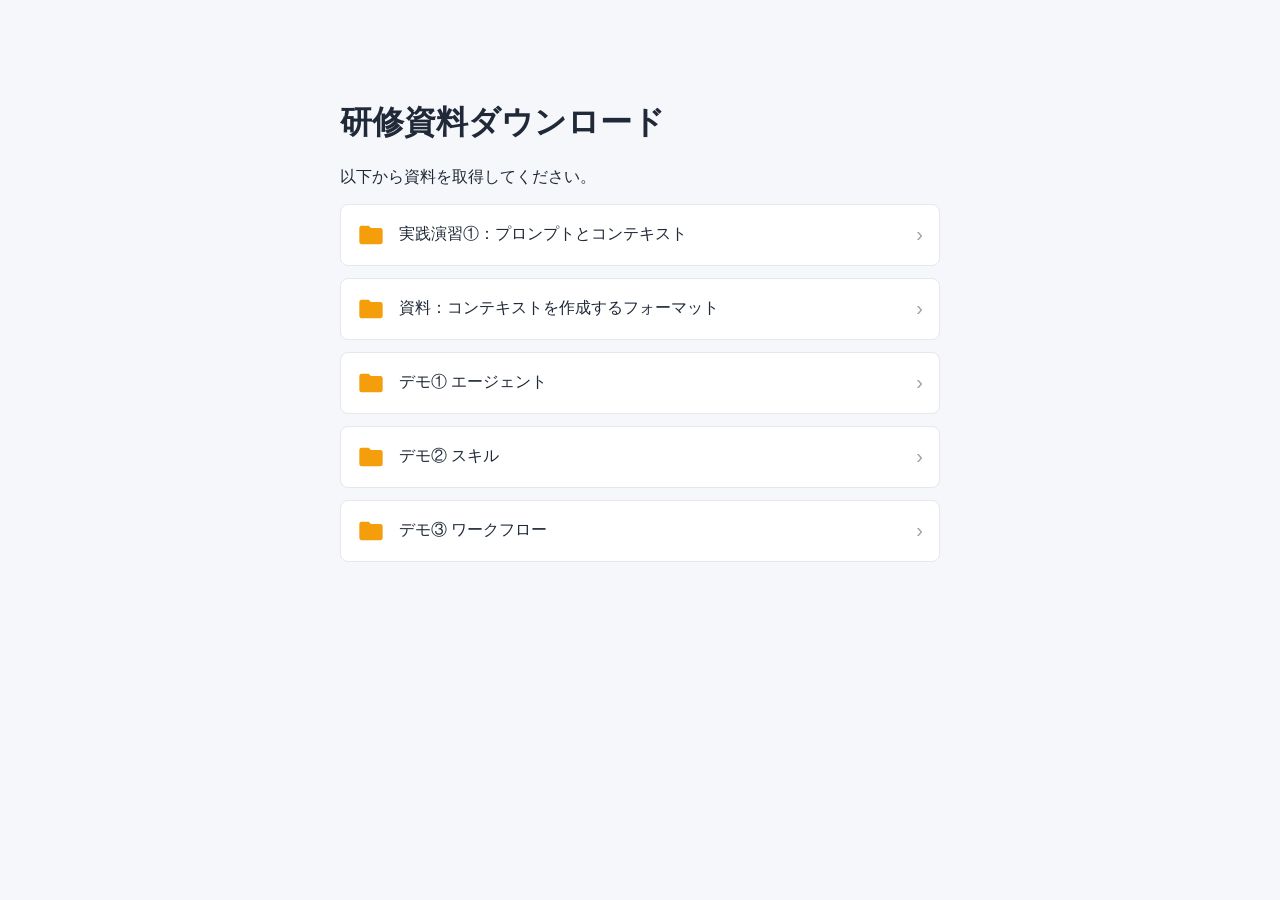
<file: index.html>
<!DOCTYPE html>
<html lang="ja">
<head>
  <meta charset="UTF-8">
  <meta name="viewport" content="width=device-width, initial-scale=1">
  <title>研修資料ダウンロード</title>
  <link rel="stylesheet" href="style.css">
</head>
<body>
  <h1>研修資料ダウンロード</h1>
  <p>以下から資料を取得してください。</p>

  <a class="folder" href="pages/practice1-prompt-context.html">
    <svg class="icon" viewBox="0 0 24 24" fill="currentColor" aria-hidden="true"><path d="M10 4H4a2 2 0 0 0-2 2v12a2 2 0 0 0 2 2h16a2 2 0 0 0 2-2V8a2 2 0 0 0-2-2h-8l-2-2z"/></svg>
    <span class="label">実践演習①：プロンプトとコンテキスト</span>
    <span class="chevron">›</span>
  </a>

  <a class="folder" href="pages/context-format.html">
    <svg class="icon" viewBox="0 0 24 24" fill="currentColor" aria-hidden="true"><path d="M10 4H4a2 2 0 0 0-2 2v12a2 2 0 0 0 2 2h16a2 2 0 0 0 2-2V8a2 2 0 0 0-2-2h-8l-2-2z"/></svg>
    <span class="label">資料：コンテキストを作成するフォーマット</span>
    <span class="chevron">›</span>
  </a>

  <a class="folder" href="pages/demo1-agent.html">
    <svg class="icon" viewBox="0 0 24 24" fill="currentColor" aria-hidden="true"><path d="M10 4H4a2 2 0 0 0-2 2v12a2 2 0 0 0 2 2h16a2 2 0 0 0 2-2V8a2 2 0 0 0-2-2h-8l-2-2z"/></svg>
    <span class="label">デモ① エージェント</span>
    <span class="chevron">›</span>
  </a>

  <a class="folder" href="pages/demo2-skill.html">
    <svg class="icon" viewBox="0 0 24 24" fill="currentColor" aria-hidden="true"><path d="M10 4H4a2 2 0 0 0-2 2v12a2 2 0 0 0 2 2h16a2 2 0 0 0 2-2V8a2 2 0 0 0-2-2h-8l-2-2z"/></svg>
    <span class="label">デモ② スキル</span>
    <span class="chevron">›</span>
  </a>

  <a class="folder" href="pages/demo3-workflow.html">
    <svg class="icon" viewBox="0 0 24 24" fill="currentColor" aria-hidden="true"><path d="M10 4H4a2 2 0 0 0-2 2v12a2 2 0 0 0 2 2h16a2 2 0 0 0 2-2V8a2 2 0 0 0-2-2h-8l-2-2z"/></svg>
    <span class="label">デモ③ ワークフロー</span>
    <span class="chevron">›</span>
  </a>

</body>
</html>
</file>
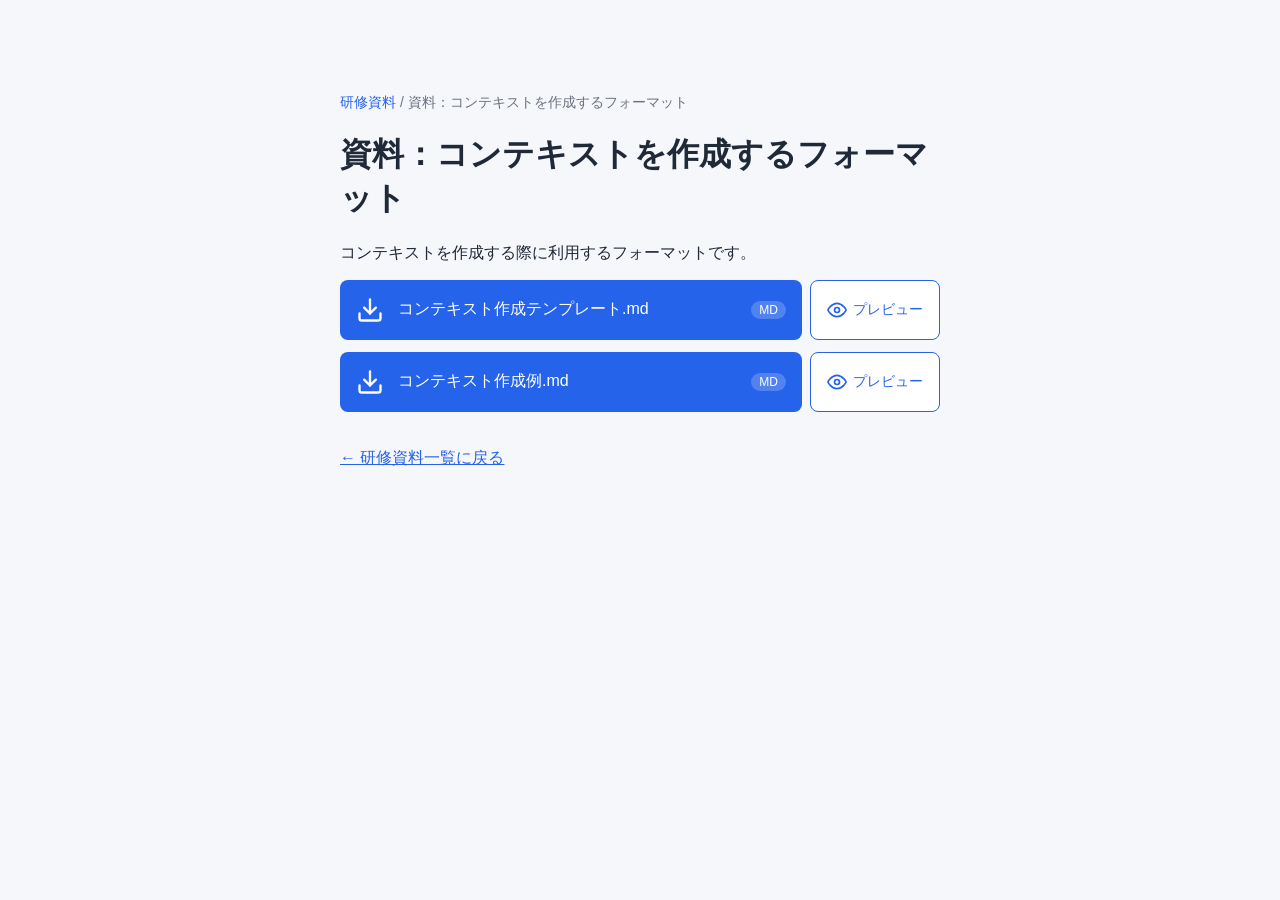
<file: pages/context-format.html>
<!DOCTYPE html>
<html lang="ja">
<head>
  <meta charset="UTF-8">
  <meta name="viewport" content="width=device-width, initial-scale=1">
  <title>資料：コンテキストを作成するフォーマット</title>
  <link rel="stylesheet" href="../style.css">
</head>
<body>
  <p class="breadcrumb"><a href="../index.html">研修資料</a> / 資料：コンテキストを作成するフォーマット</p>
  <h1>資料：コンテキストを作成するフォーマット</h1>
  <p>コンテキストを作成する際に利用するフォーマットです。</p>

  <div class="file">
    <a class="download" href="../files/context-format/%E3%82%B3%E3%83%B3%E3%83%86%E3%82%AD%E3%82%B9%E3%83%88%E4%BD%9C%E6%88%90%E3%83%86%E3%83%B3%E3%83%95%E3%82%9A%E3%83%AC%E3%83%BC%E3%83%88.md" download>
      <svg class="icon" viewBox="0 0 24 24" fill="none" stroke="currentColor" stroke-width="2" stroke-linecap="round" stroke-linejoin="round" aria-hidden="true"><path d="M21 15v4a2 2 0 0 1-2 2H5a2 2 0 0 1-2-2v-4"/><polyline points="7 10 12 15 17 10"/><line x1="12" y1="15" x2="12" y2="3"/></svg>
      <span class="label">コンテキスト作成テンプレート.md</span>
      <span class="ext">MD</span>
    </a>
    <button type="button" class="preview" data-src="../files/context-format/%E3%82%B3%E3%83%B3%E3%83%86%E3%82%AD%E3%82%B9%E3%83%88%E4%BD%9C%E6%88%90%E3%83%86%E3%83%B3%E3%83%95%E3%82%9A%E3%83%AC%E3%83%BC%E3%83%88.md" data-name="コンテキスト作成テンプレート.md">
      <svg class="icon" viewBox="0 0 24 24" fill="none" stroke="currentColor" stroke-width="2" stroke-linecap="round" stroke-linejoin="round" aria-hidden="true"><path d="M1 12s4-8 11-8 11 8 11 8-4 8-11 8-11-8-11-8z"/><circle cx="12" cy="12" r="3"/></svg>
      プレビュー
    </button>
  </div>

  <div class="file">
    <a class="download" href="../files/context-format/%E3%82%B3%E3%83%B3%E3%83%86%E3%82%AD%E3%82%B9%E3%83%88%E4%BD%9C%E6%88%90%E4%BE%8B.md" download>
      <svg class="icon" viewBox="0 0 24 24" fill="none" stroke="currentColor" stroke-width="2" stroke-linecap="round" stroke-linejoin="round" aria-hidden="true"><path d="M21 15v4a2 2 0 0 1-2 2H5a2 2 0 0 1-2-2v-4"/><polyline points="7 10 12 15 17 10"/><line x1="12" y1="15" x2="12" y2="3"/></svg>
      <span class="label">コンテキスト作成例.md</span>
      <span class="ext">MD</span>
    </a>
    <button type="button" class="preview" data-src="../files/context-format/%E3%82%B3%E3%83%B3%E3%83%86%E3%82%AD%E3%82%B9%E3%83%88%E4%BD%9C%E6%88%90%E4%BE%8B.md" data-name="コンテキスト作成例.md">
      <svg class="icon" viewBox="0 0 24 24" fill="none" stroke="currentColor" stroke-width="2" stroke-linecap="round" stroke-linejoin="round" aria-hidden="true"><path d="M1 12s4-8 11-8 11 8 11 8-4 8-11 8-11-8-11-8z"/><circle cx="12" cy="12" r="3"/></svg>
      プレビュー
    </button>
  </div>

  <a class="back" href="../index.html">← 研修資料一覧に戻る</a>
  <script src="../vendor/marked.min.js"></script>
  <script src="../vendor/purify.min.js"></script>
  <script src="../preview.js"></script>
</body>
</html>
</file>
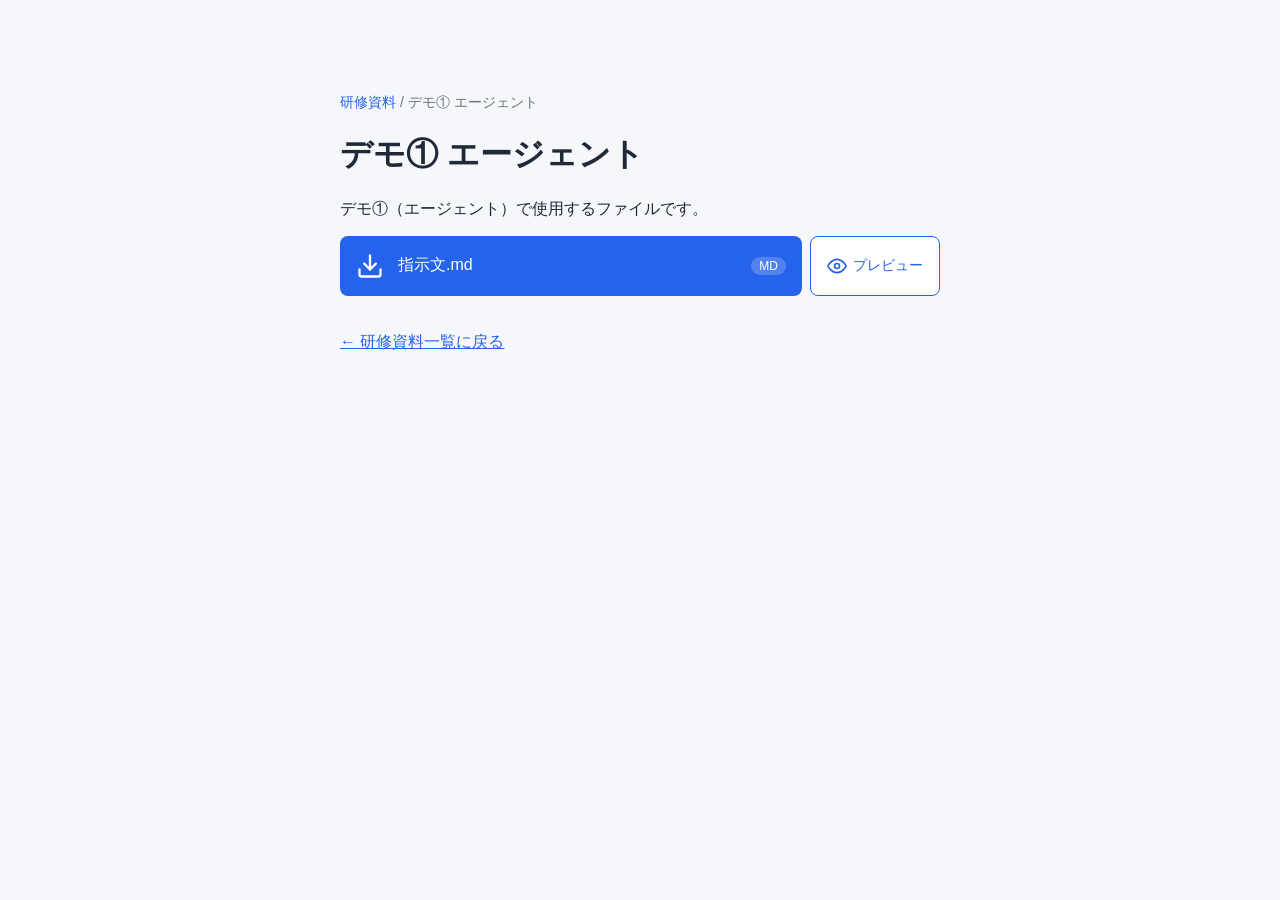
<file: pages/demo1-agent.html>
<!DOCTYPE html>
<html lang="ja">
<head>
  <meta charset="UTF-8">
  <meta name="viewport" content="width=device-width, initial-scale=1">
  <title>デモ① エージェント</title>
  <link rel="stylesheet" href="../style.css">
</head>
<body>
  <p class="breadcrumb"><a href="../index.html">研修資料</a> / デモ① エージェント</p>
  <h1>デモ① エージェント</h1>
  <p>デモ①（エージェント）で使用するファイルです。</p>

  <div class="file">
    <a class="download" href="../files/demo1-agent/%E6%8C%87%E7%A4%BA%E6%96%87.md" download>
      <svg class="icon" viewBox="0 0 24 24" fill="none" stroke="currentColor" stroke-width="2" stroke-linecap="round" stroke-linejoin="round" aria-hidden="true"><path d="M21 15v4a2 2 0 0 1-2 2H5a2 2 0 0 1-2-2v-4"/><polyline points="7 10 12 15 17 10"/><line x1="12" y1="15" x2="12" y2="3"/></svg>
      <span class="label">指示文.md</span>
      <span class="ext">MD</span>
    </a>
    <button type="button" class="preview" data-src="../files/demo1-agent/%E6%8C%87%E7%A4%BA%E6%96%87.md" data-name="指示文.md">
      <svg class="icon" viewBox="0 0 24 24" fill="none" stroke="currentColor" stroke-width="2" stroke-linecap="round" stroke-linejoin="round" aria-hidden="true"><path d="M1 12s4-8 11-8 11 8 11 8-4 8-11 8-11-8-11-8z"/><circle cx="12" cy="12" r="3"/></svg>
      プレビュー
    </button>
  </div>

  <a class="back" href="../index.html">← 研修資料一覧に戻る</a>
  <script src="../vendor/marked.min.js"></script>
  <script src="../vendor/purify.min.js"></script>
  <script src="../preview.js"></script>
</body>
</html>
</file>
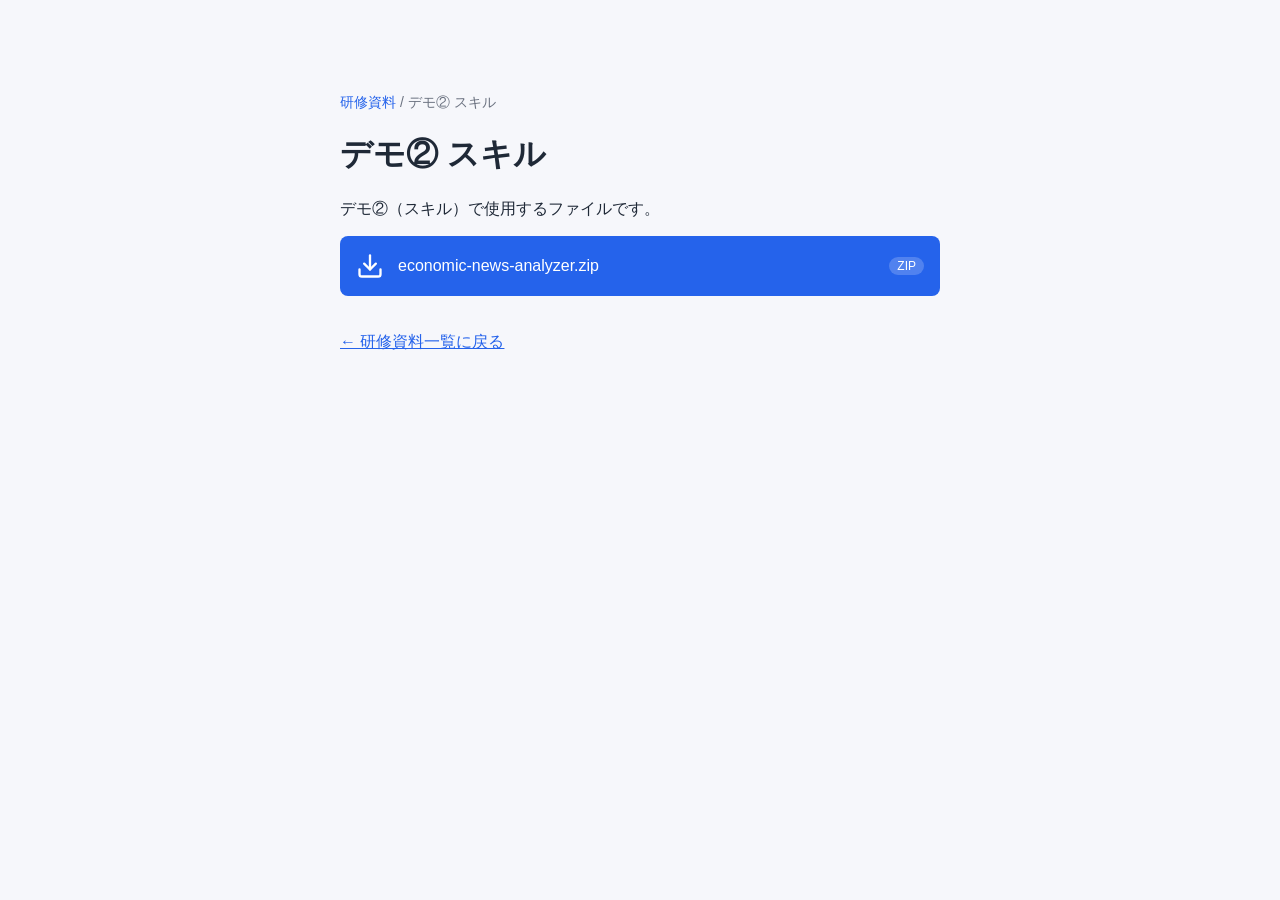
<file: pages/demo2-skill.html>
<!DOCTYPE html>
<html lang="ja">
<head>
  <meta charset="UTF-8">
  <meta name="viewport" content="width=device-width, initial-scale=1">
  <title>デモ② スキル</title>
  <link rel="stylesheet" href="../style.css">
</head>
<body>
  <p class="breadcrumb"><a href="../index.html">研修資料</a> / デモ② スキル</p>
  <h1>デモ② スキル</h1>
  <p>デモ②（スキル）で使用するファイルです。</p>

  <div class="file">
    <a class="download" href="../files/demo2-skill/economic-news-analyzer.zip" download>
      <svg class="icon" viewBox="0 0 24 24" fill="none" stroke="currentColor" stroke-width="2" stroke-linecap="round" stroke-linejoin="round" aria-hidden="true"><path d="M21 15v4a2 2 0 0 1-2 2H5a2 2 0 0 1-2-2v-4"/><polyline points="7 10 12 15 17 10"/><line x1="12" y1="15" x2="12" y2="3"/></svg>
      <span class="label">economic-news-analyzer.zip</span>
      <span class="ext">ZIP</span>
    </a>
  </div>

  <a class="back" href="../index.html">← 研修資料一覧に戻る</a>
</body>
</html>
</file>
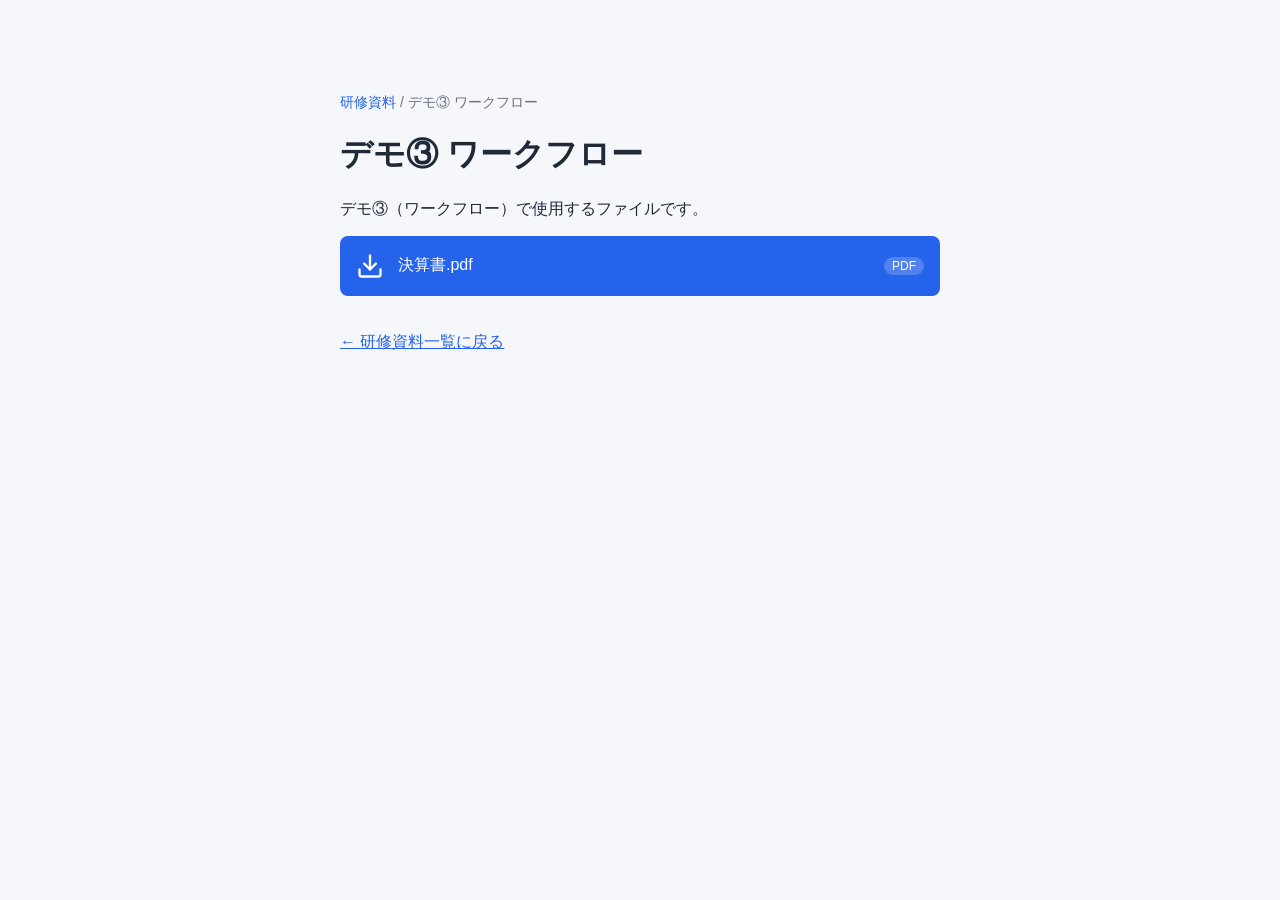
<file: pages/demo3-workflow.html>
<!DOCTYPE html>
<html lang="ja">
<head>
  <meta charset="UTF-8">
  <meta name="viewport" content="width=device-width, initial-scale=1">
  <title>デモ③ ワークフロー</title>
  <link rel="stylesheet" href="../style.css">
</head>
<body>
  <p class="breadcrumb"><a href="../index.html">研修資料</a> / デモ③ ワークフロー</p>
  <h1>デモ③ ワークフロー</h1>
  <p>デモ③（ワークフロー）で使用するファイルです。</p>

  <div class="file">
    <a class="download" href="../files/demo3-workflow/%E6%B1%BA%E7%AE%97%E6%9B%B8.pdf" download>
      <svg class="icon" viewBox="0 0 24 24" fill="none" stroke="currentColor" stroke-width="2" stroke-linecap="round" stroke-linejoin="round" aria-hidden="true"><path d="M21 15v4a2 2 0 0 1-2 2H5a2 2 0 0 1-2-2v-4"/><polyline points="7 10 12 15 17 10"/><line x1="12" y1="15" x2="12" y2="3"/></svg>
      <span class="label">決算書.pdf</span>
      <span class="ext">PDF</span>
    </a>
  </div>

  <a class="back" href="../index.html">← 研修資料一覧に戻る</a>
</body>
</html>
</file>
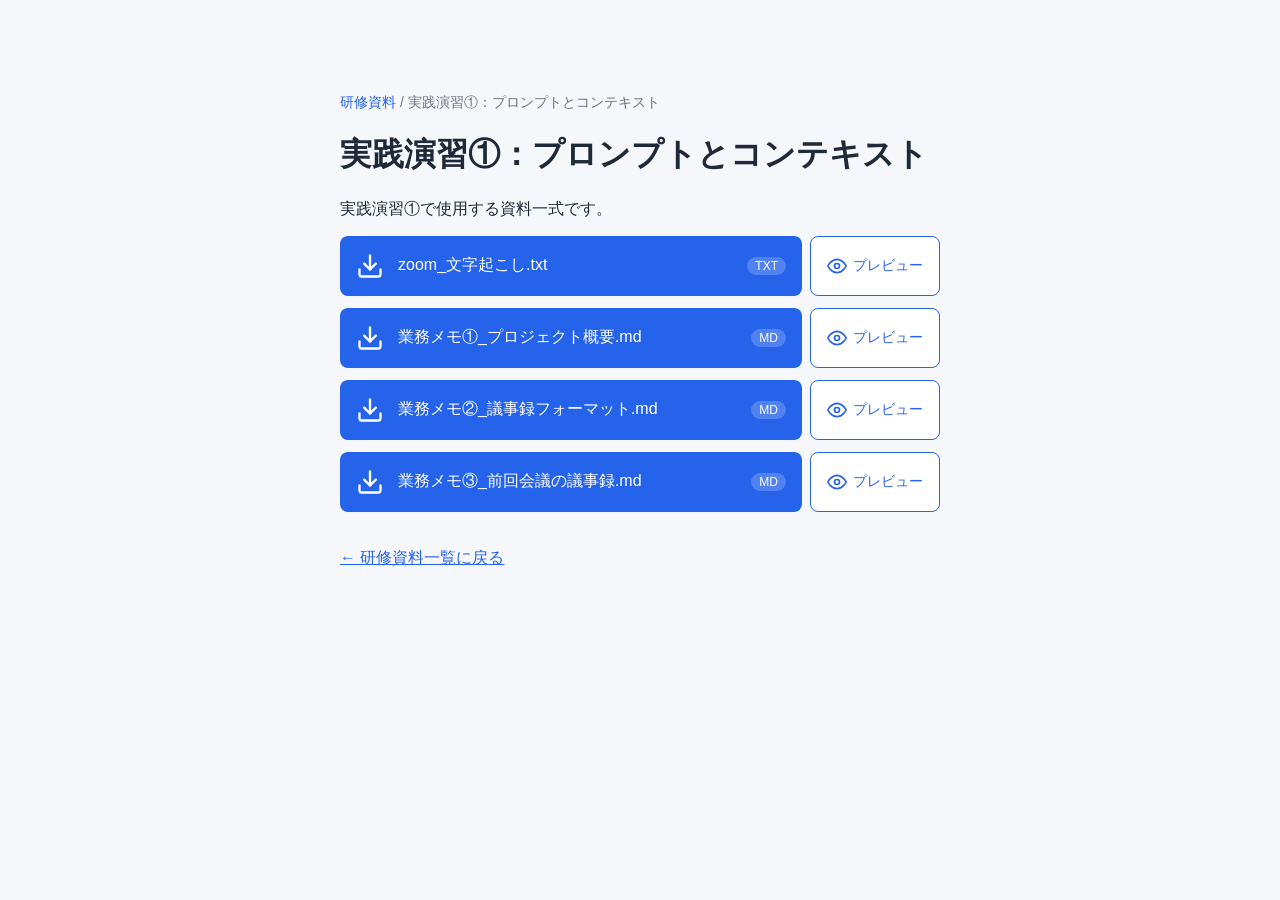
<file: pages/practice1-prompt-context.html>
<!DOCTYPE html>
<html lang="ja">
<head>
  <meta charset="UTF-8">
  <meta name="viewport" content="width=device-width, initial-scale=1">
  <title>実践演習①：プロンプトとコンテキスト</title>
  <link rel="stylesheet" href="../style.css">
</head>
<body>
  <p class="breadcrumb"><a href="../index.html">研修資料</a> / 実践演習①：プロンプトとコンテキスト</p>
  <h1>実践演習①：プロンプトとコンテキスト</h1>
  <p>実践演習①で使用する資料一式です。</p>

  <div class="file">
    <a class="download" href="../files/practice1-prompt-context/zoom_%E6%96%87%E5%AD%97%E8%B5%B7%E3%81%93%E3%81%97.txt" download>
      <svg class="icon" viewBox="0 0 24 24" fill="none" stroke="currentColor" stroke-width="2" stroke-linecap="round" stroke-linejoin="round" aria-hidden="true"><path d="M21 15v4a2 2 0 0 1-2 2H5a2 2 0 0 1-2-2v-4"/><polyline points="7 10 12 15 17 10"/><line x1="12" y1="15" x2="12" y2="3"/></svg>
      <span class="label">zoom_文字起こし.txt</span>
      <span class="ext">TXT</span>
    </a>
    <button type="button" class="preview" data-src="../files/practice1-prompt-context/zoom_%E6%96%87%E5%AD%97%E8%B5%B7%E3%81%93%E3%81%97.txt" data-name="zoom_文字起こし.txt">
      <svg class="icon" viewBox="0 0 24 24" fill="none" stroke="currentColor" stroke-width="2" stroke-linecap="round" stroke-linejoin="round" aria-hidden="true"><path d="M1 12s4-8 11-8 11 8 11 8-4 8-11 8-11-8-11-8z"/><circle cx="12" cy="12" r="3"/></svg>
      プレビュー
    </button>
  </div>

  <div class="file">
    <a class="download" href="../files/practice1-prompt-context/%E6%A5%AD%E5%8B%99%E3%83%A1%E3%83%A2%E2%91%A0_%E3%83%95%E3%82%9A%E3%83%AD%E3%82%B7%E3%82%99%E3%82%A7%E3%82%AF%E3%83%88%E6%A6%82%E8%A6%81.md" download>
      <svg class="icon" viewBox="0 0 24 24" fill="none" stroke="currentColor" stroke-width="2" stroke-linecap="round" stroke-linejoin="round" aria-hidden="true"><path d="M21 15v4a2 2 0 0 1-2 2H5a2 2 0 0 1-2-2v-4"/><polyline points="7 10 12 15 17 10"/><line x1="12" y1="15" x2="12" y2="3"/></svg>
      <span class="label">業務メモ①_プロジェクト概要.md</span>
      <span class="ext">MD</span>
    </a>
    <button type="button" class="preview" data-src="../files/practice1-prompt-context/%E6%A5%AD%E5%8B%99%E3%83%A1%E3%83%A2%E2%91%A0_%E3%83%95%E3%82%9A%E3%83%AD%E3%82%B7%E3%82%99%E3%82%A7%E3%82%AF%E3%83%88%E6%A6%82%E8%A6%81.md" data-name="業務メモ①_プロジェクト概要.md">
      <svg class="icon" viewBox="0 0 24 24" fill="none" stroke="currentColor" stroke-width="2" stroke-linecap="round" stroke-linejoin="round" aria-hidden="true"><path d="M1 12s4-8 11-8 11 8 11 8-4 8-11 8-11-8-11-8z"/><circle cx="12" cy="12" r="3"/></svg>
      プレビュー
    </button>
  </div>

  <div class="file">
    <a class="download" href="../files/practice1-prompt-context/%E6%A5%AD%E5%8B%99%E3%83%A1%E3%83%A2%E2%91%A1_%E8%AD%B0%E4%BA%8B%E9%8C%B2%E3%83%95%E3%82%A9%E3%83%BC%E3%83%9E%E3%83%83%E3%83%88.md" download>
      <svg class="icon" viewBox="0 0 24 24" fill="none" stroke="currentColor" stroke-width="2" stroke-linecap="round" stroke-linejoin="round" aria-hidden="true"><path d="M21 15v4a2 2 0 0 1-2 2H5a2 2 0 0 1-2-2v-4"/><polyline points="7 10 12 15 17 10"/><line x1="12" y1="15" x2="12" y2="3"/></svg>
      <span class="label">業務メモ②_議事録フォーマット.md</span>
      <span class="ext">MD</span>
    </a>
    <button type="button" class="preview" data-src="../files/practice1-prompt-context/%E6%A5%AD%E5%8B%99%E3%83%A1%E3%83%A2%E2%91%A1_%E8%AD%B0%E4%BA%8B%E9%8C%B2%E3%83%95%E3%82%A9%E3%83%BC%E3%83%9E%E3%83%83%E3%83%88.md" data-name="業務メモ②_議事録フォーマット.md">
      <svg class="icon" viewBox="0 0 24 24" fill="none" stroke="currentColor" stroke-width="2" stroke-linecap="round" stroke-linejoin="round" aria-hidden="true"><path d="M1 12s4-8 11-8 11 8 11 8-4 8-11 8-11-8-11-8z"/><circle cx="12" cy="12" r="3"/></svg>
      プレビュー
    </button>
  </div>

  <div class="file">
    <a class="download" href="../files/practice1-prompt-context/%E6%A5%AD%E5%8B%99%E3%83%A1%E3%83%A2%E2%91%A2_%E5%89%8D%E5%9B%9E%E4%BC%9A%E8%AD%B0%E3%81%AE%E8%AD%B0%E4%BA%8B%E9%8C%B2.md" download>
      <svg class="icon" viewBox="0 0 24 24" fill="none" stroke="currentColor" stroke-width="2" stroke-linecap="round" stroke-linejoin="round" aria-hidden="true"><path d="M21 15v4a2 2 0 0 1-2 2H5a2 2 0 0 1-2-2v-4"/><polyline points="7 10 12 15 17 10"/><line x1="12" y1="15" x2="12" y2="3"/></svg>
      <span class="label">業務メモ③_前回会議の議事録.md</span>
      <span class="ext">MD</span>
    </a>
    <button type="button" class="preview" data-src="../files/practice1-prompt-context/%E6%A5%AD%E5%8B%99%E3%83%A1%E3%83%A2%E2%91%A2_%E5%89%8D%E5%9B%9E%E4%BC%9A%E8%AD%B0%E3%81%AE%E8%AD%B0%E4%BA%8B%E9%8C%B2.md" data-name="業務メモ③_前回会議の議事録.md">
      <svg class="icon" viewBox="0 0 24 24" fill="none" stroke="currentColor" stroke-width="2" stroke-linecap="round" stroke-linejoin="round" aria-hidden="true"><path d="M1 12s4-8 11-8 11 8 11 8-4 8-11 8-11-8-11-8z"/><circle cx="12" cy="12" r="3"/></svg>
      プレビュー
    </button>
  </div>

  <a class="back" href="../index.html">← 研修資料一覧に戻る</a>
  <script src="../vendor/marked.min.js"></script>
  <script src="../vendor/purify.min.js"></script>
  <script src="../preview.js"></script>
</body>
</html>
</file>
<file: style.css>
body {
  font-family: sans-serif;
  max-width: 600px;
  margin: 60px auto;
  padding: 20px;
  background: #f6f7fb;
  color: #1f2937;
}
.icon {
  width: 28px;
  height: 28px;
  flex-shrink: 0;
}
.label {
  flex: 1;
  word-break: break-all;
}

/* 画面遷移（フォルダ） */
a.folder {
  display: flex;
  align-items: center;
  gap: 14px;
  background: white;
  color: #1f2937;
  text-decoration: none;
  padding: 16px;
  margin: 12px 0;
  border: 1px solid #e5e7eb;
  border-radius: 8px;
  transition: background 0.15s, border-color 0.15s;
}
a.folder .icon {
  color: #f59e0b;
}
a.folder .chevron {
  color: #9ca3af;
  font-size: 20px;
  transition: transform 0.15s;
}
a.folder:hover {
  background: #fffbeb;
  border-color: #f59e0b;
}
a.folder:hover .chevron {
  transform: translateX(4px);
}

/* ダウンロード */
a.download {
  display: flex;
  align-items: center;
  gap: 14px;
  background: #2563eb;
  color: white;
  text-decoration: none;
  padding: 16px;
  margin: 12px 0;
  border-radius: 8px;
  transition: background 0.15s;
}
a.download .ext {
  font-size: 12px;
  padding: 2px 8px;
  border-radius: 999px;
  background: rgba(255, 255, 255, 0.2);
}
a.download:hover {
  background: #1d4ed8;
}

/* パンくず */
.breadcrumb {
  font-size: 14px;
  color: #6b7280;
}
.breadcrumb a {
  color: #2563eb;
  text-decoration: none;
}
.back {
  display: inline-block;
  margin-top: 24px;
  color: #2563eb;
}

/* ファイル行（ダウンロード＋プレビュー） */
.file {
  display: flex;
  gap: 8px;
  margin: 12px 0;
}
.file a.download {
  flex: 1;
  margin: 0;
  min-width: 0;
}
button.preview {
  display: flex;
  align-items: center;
  gap: 6px;
  padding: 0 16px;
  background: white;
  color: #2563eb;
  border: 1px solid #2563eb;
  border-radius: 8px;
  font-size: 14px;
  cursor: pointer;
  white-space: nowrap;
}
button.preview .icon {
  width: 20px;
  height: 20px;
}
button.preview:hover {
  background: #eff6ff;
}

/* プレビュー表示 */
dialog.preview-dialog {
  width: min(900px, calc(100vw - 32px));
  max-height: calc(100vh - 64px);
  padding: 0;
  border: none;
  border-radius: 12px;
  box-shadow: 0 20px 50px rgba(0, 0, 0, 0.3);
}
dialog.preview-dialog::backdrop {
  background: rgba(17, 24, 39, 0.5);
}
.preview-header {
  position: sticky;
  top: 0;
  display: flex;
  align-items: center;
  gap: 12px;
  padding: 12px 16px;
  background: white;
  border-bottom: 1px solid #e5e7eb;
}
.preview-header h2 {
  flex: 1;
  margin: 0;
  font-size: 16px;
  word-break: break-all;
}
.preview-header a {
  color: #2563eb;
  font-size: 14px;
}
.preview-close {
  background: none;
  border: none;
  font-size: 24px;
  line-height: 1;
  color: #6b7280;
  cursor: pointer;
}
.preview-body {
  padding: 16px 24px 24px;
  line-height: 1.7;
}
.preview-body pre {
  white-space: pre-wrap;
  word-break: break-word;
  background: #f9fafb;
  padding: 12px;
  border-radius: 6px;
  font-size: 14px;
}
.preview-body table {
  border-collapse: collapse;
}
.preview-body th,
.preview-body td {
  border: 1px solid #d1d5db;
  padding: 6px 10px;
}
.preview-body code {
  background: #f3f4f6;
  padding: 1px 4px;
  border-radius: 4px;
}
.preview-body pre code {
  background: none;
  padding: 0;
}
</file>
